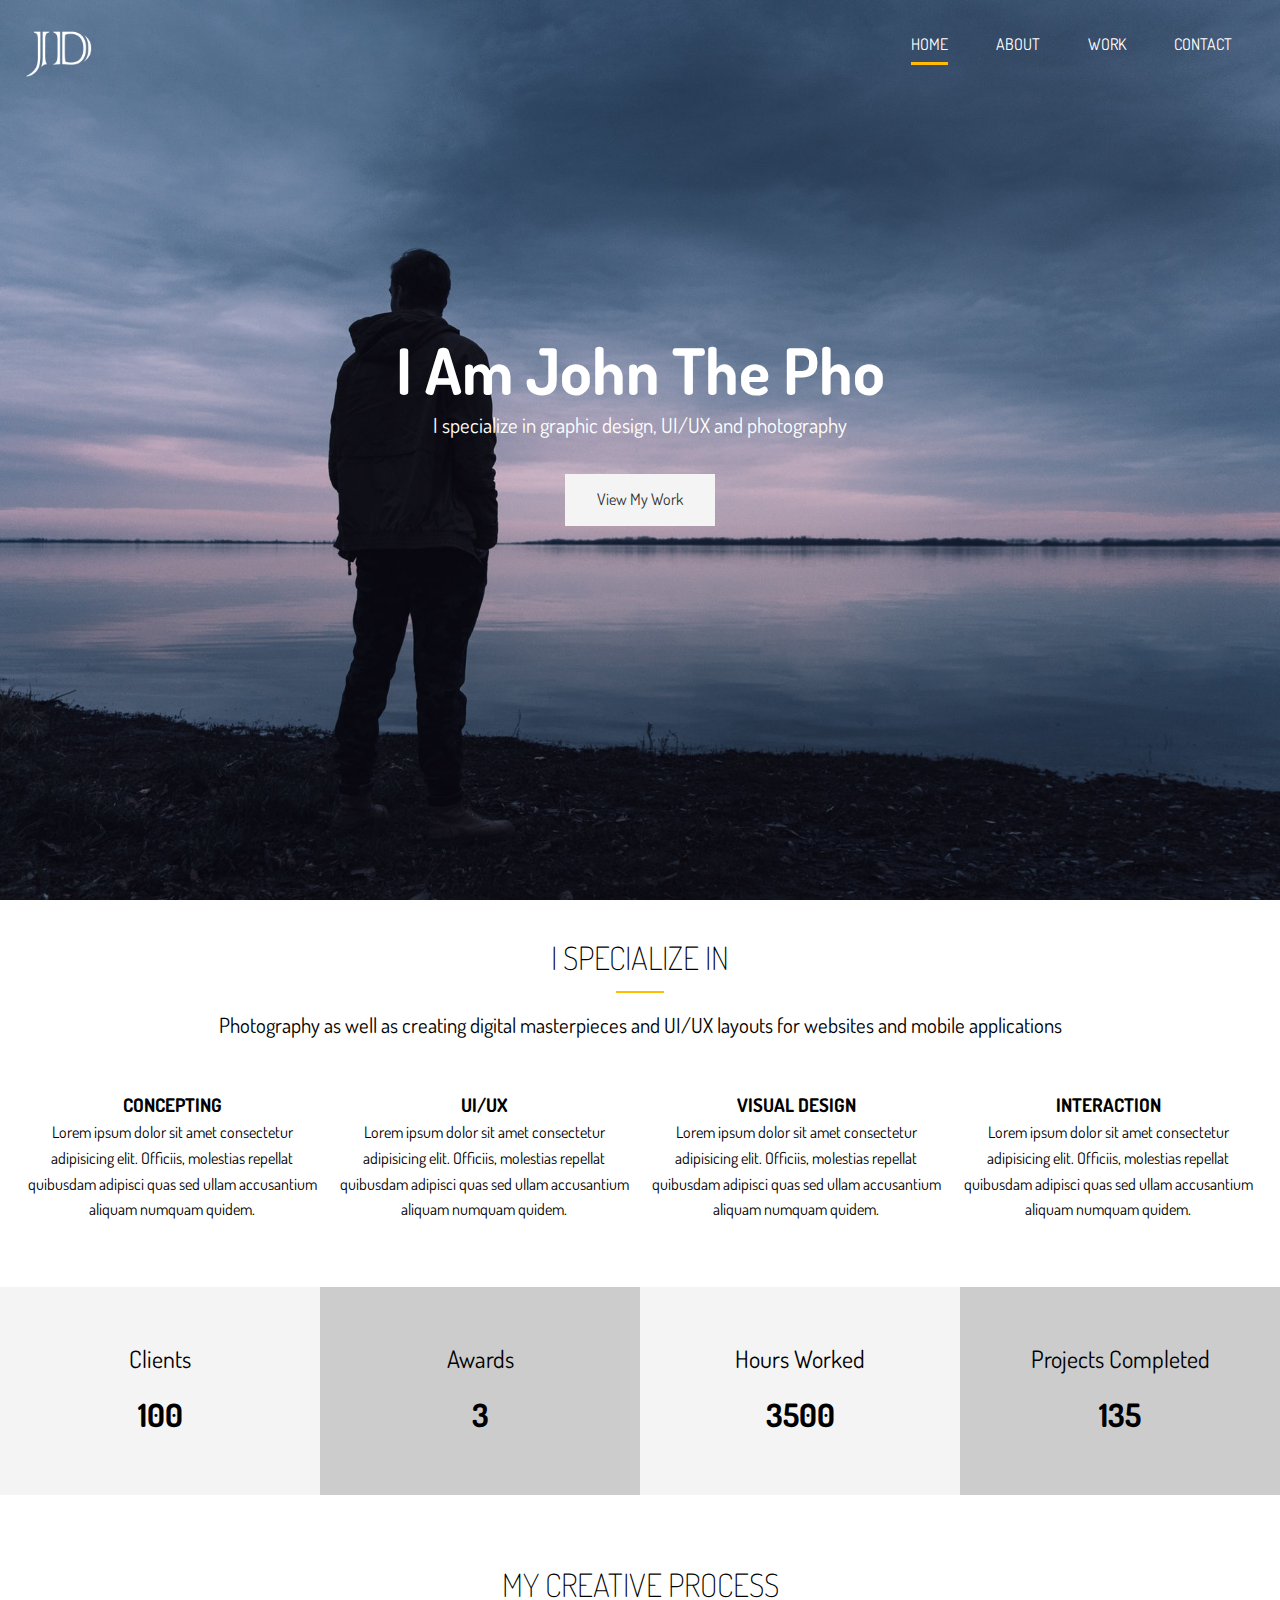
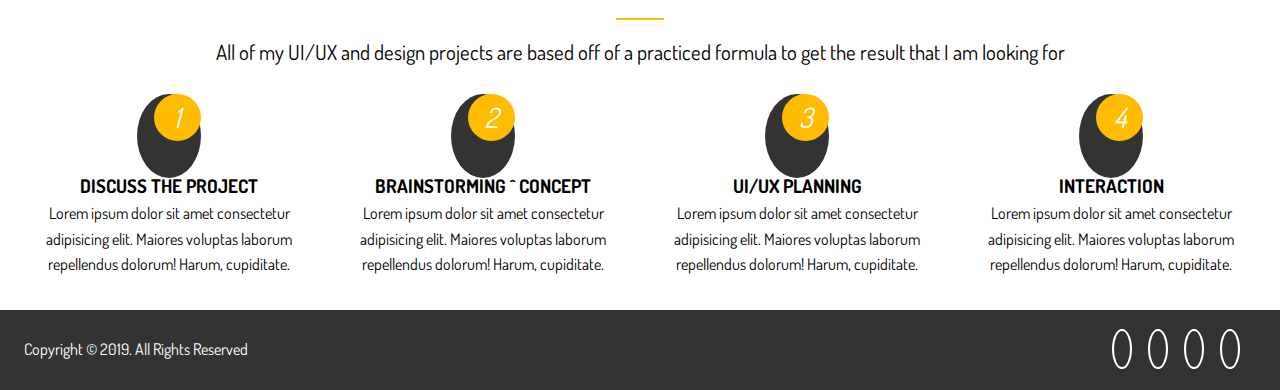
<file: ux-ui website!/dist/index.html>
<!DOCTYPE html>
<html lang="en">
  <head>
    <meta charset="UTF-8" />
    <meta name="viewport" content="width=device-width, initial-scale=1.0" />
    <meta http-equiv="X-UA-Compatible" content="ie=edge" />
    <link
      rel="stylesheet"
      href="https://use.fontawesome.com/releases/v5.7.2/css/all.css"
      integrity="sha384-fnmOCqbTlWIlj8LyTjo7mOUStjsKC4pOpQbqyi7RrhN7udi9RwhKkMHpvLbHG9Sr"
      crossorigin="anonymous"
    />
    <link
      href="https://fonts.googleapis.com/css?family=Dosis"
      rel="stylesheet"
    />
    <link rel="stylesheet" href="css/main.css" />
    <title>John Doe | UI/UX Designer & Photographer</title>
  </head>
  <body>
    <!-- Header -->
    <header id="header-home">
      <div class="container">
        <nav id="main-nav">
          <img src="img/logo.png" alt="My Portfolio" id="logo" />
          <ul>
            <li><a href="index.html" class="current">Home</a></li>
            <li><a href="about.html">About</a></li>
            <li><a href="work.html">Work</a></li>
            <li><a href="contact.html">Contact</a></li>
          </ul>
        </nav>
        <div class="header-content">
          <h1>
            I Am John The
            <span
              class="txt-type"
              data-wait="3000"
              data-words='["Photographer", "Designer", "UI/UX Dev"]'
            ></span>
          </h1>
          <p class="lead">
            I specialize in graphic design, UI/UX and photography
          </p>
          <a href="work.html" class="btn-light">View My Work</a>
        </div>
      </div>
    </header>

    <!-- Section A: Specialize -->
    <section id="home-a" class="text-center py-2">
      <div class="container">
        <h2 class="section-title">I Specialize In</h2>
        <div class="bottom-line"></div>
        <p class="lead">
          Photography as well as creating digital masterpieces and UI/UX layouts
          for websites and mobile applications
        </p>
        <div class="specials">
          <div>
            <i class="fas fa-file-alt fa-2x"></i>
            <h3>Concepting</h3>
            <p>
              Lorem ipsum dolor sit amet consectetur adipisicing elit. Officiis,
              molestias repellat quibusdam adipisci quas sed ullam accusantium
              aliquam numquam quidem.
            </p>
          </div>
          <div>
            <i class="fas fa-desktop fa-2x"></i>
            <h3>UI/UX</h3>
            <p>
              Lorem ipsum dolor sit amet consectetur adipisicing elit. Officiis,
              molestias repellat quibusdam adipisci quas sed ullam accusantium
              aliquam numquam quidem.
            </p>
          </div>
          <div>
            <i class="fas fa-object-ungroup fa-2x"></i>
            <h3>Visual Design</h3>
            <p>
              Lorem ipsum dolor sit amet consectetur adipisicing elit. Officiis,
              molestias repellat quibusdam adipisci quas sed ullam accusantium
              aliquam numquam quidem.
            </p>
          </div>
          <div>
            <i class="fas fa-thumbs-up fa-2x"></i>
            <h3>Interaction</h3>
            <p>
              Lorem ipsum dolor sit amet consectetur adipisicing elit. Officiis,
              molestias repellat quibusdam adipisci quas sed ullam accusantium
              aliquam numquam quidem.
            </p>
          </div>
        </div>
      </div>
    </section>

    <!-- Section B: Stats -->
    <section id="home-b" class="text-center py-2">
      <div class="stats">
        <div>
          <ul>
            <li><i class="fas fa-users fa-3x"></i></li>
            <li class="stats-title">Clients</li>
            <li class="stats-number">100</li>
          </ul>
        </div>
        <div>
          <ul>
            <li><i class="fas fa-award fa-3x"></i></li>
            <li class="stats-title">Awards</li>
            <li class="stats-number">3</li>
          </ul>
        </div>
        <div>
          <ul>
            <li><i class="fas fa-hourglass-start fa-3x"></i></li>
            <li class="stats-title">Hours Worked</li>
            <li class="stats-number">3500</li>
          </ul>
        </div>
        <div>
          <ul>
            <li><i class="fas fa-code-branch fa-3x"></i></li>
            <li class="stats-title">Projects Completed</li>
            <li class="stats-number">135</li>
          </ul>
        </div>
      </div>
    </section>

    <!-- Section C: Process -->
    <section id="home-c" class="text-center py-2">
      <div class="container">
        <h2 class="section-title">
          My Creative Process
        </h2>
        <div class="bottom-line"></div>
        <p class="lead">
          All of my UI/UX and design projects are based off of a practiced
          formula to get the result that I am looking for
        </p>
        <div class="process">
          <div>
            <i class="fas fa-file-alt fa-4x process-icon my-2">
              <div class="process-step">1</div>
            </i>
            <h3>Discuss The Project</h3>
            <p>
              Lorem ipsum dolor sit amet consectetur adipisicing elit. Maiores
              voluptas laborum repellendus dolorum! Harum, cupiditate.
            </p>
          </div>
          <div>
            <i class="fas fa-desktop fa-4x process-icon my-2">
              <div class="process-step">2</div>
            </i>
            <h3>Brainstorming ^ Concept</h3>
            <p>
              Lorem ipsum dolor sit amet consectetur adipisicing elit. Maiores
              voluptas laborum repellendus dolorum! Harum, cupiditate.
            </p>
          </div>
          <div>
            <i class="fas fa-object-ungroup fa-4x process-icon my-2">
              <div class="process-step">3</div>
            </i>
            <h3>UI/UX Planning</h3>
            <p>
              Lorem ipsum dolor sit amet consectetur adipisicing elit. Maiores
              voluptas laborum repellendus dolorum! Harum, cupiditate.
            </p>
          </div>
          <div>
            <i class="fas fa-thumbs-up fa-4x process-icon my-2">
              <div class="process-step">4</div>
            </i>
            <h3>Interaction</h3>
            <p>
              Lorem ipsum dolor sit amet consectetur adipisicing elit. Maiores
              voluptas laborum repellendus dolorum! Harum, cupiditate.
            </p>
          </div>
        </div>
      </div>
    </section>

    <!-- Footer -->
    <footer id="main-footer">
      <div class="footer-content container">
        <p>Copyright &copy; 2019. All Rights Reserved</p>
        <div class="social">
          <i class="fab fa-twitter"></i>
          <i class="fab fa-facebook"></i>
          <i class="fab fa-instagram"></i>
          <i class="fab fa-linkedin"></i>
        </div>
      </div>
    </footer>

    <!-- Type Effect Tutorial: https://www.youtube.com/watch?v=POX3dT-pB4E -->
    <script src="js/typewriter.js"></script>
  </body>
</html>
</file>
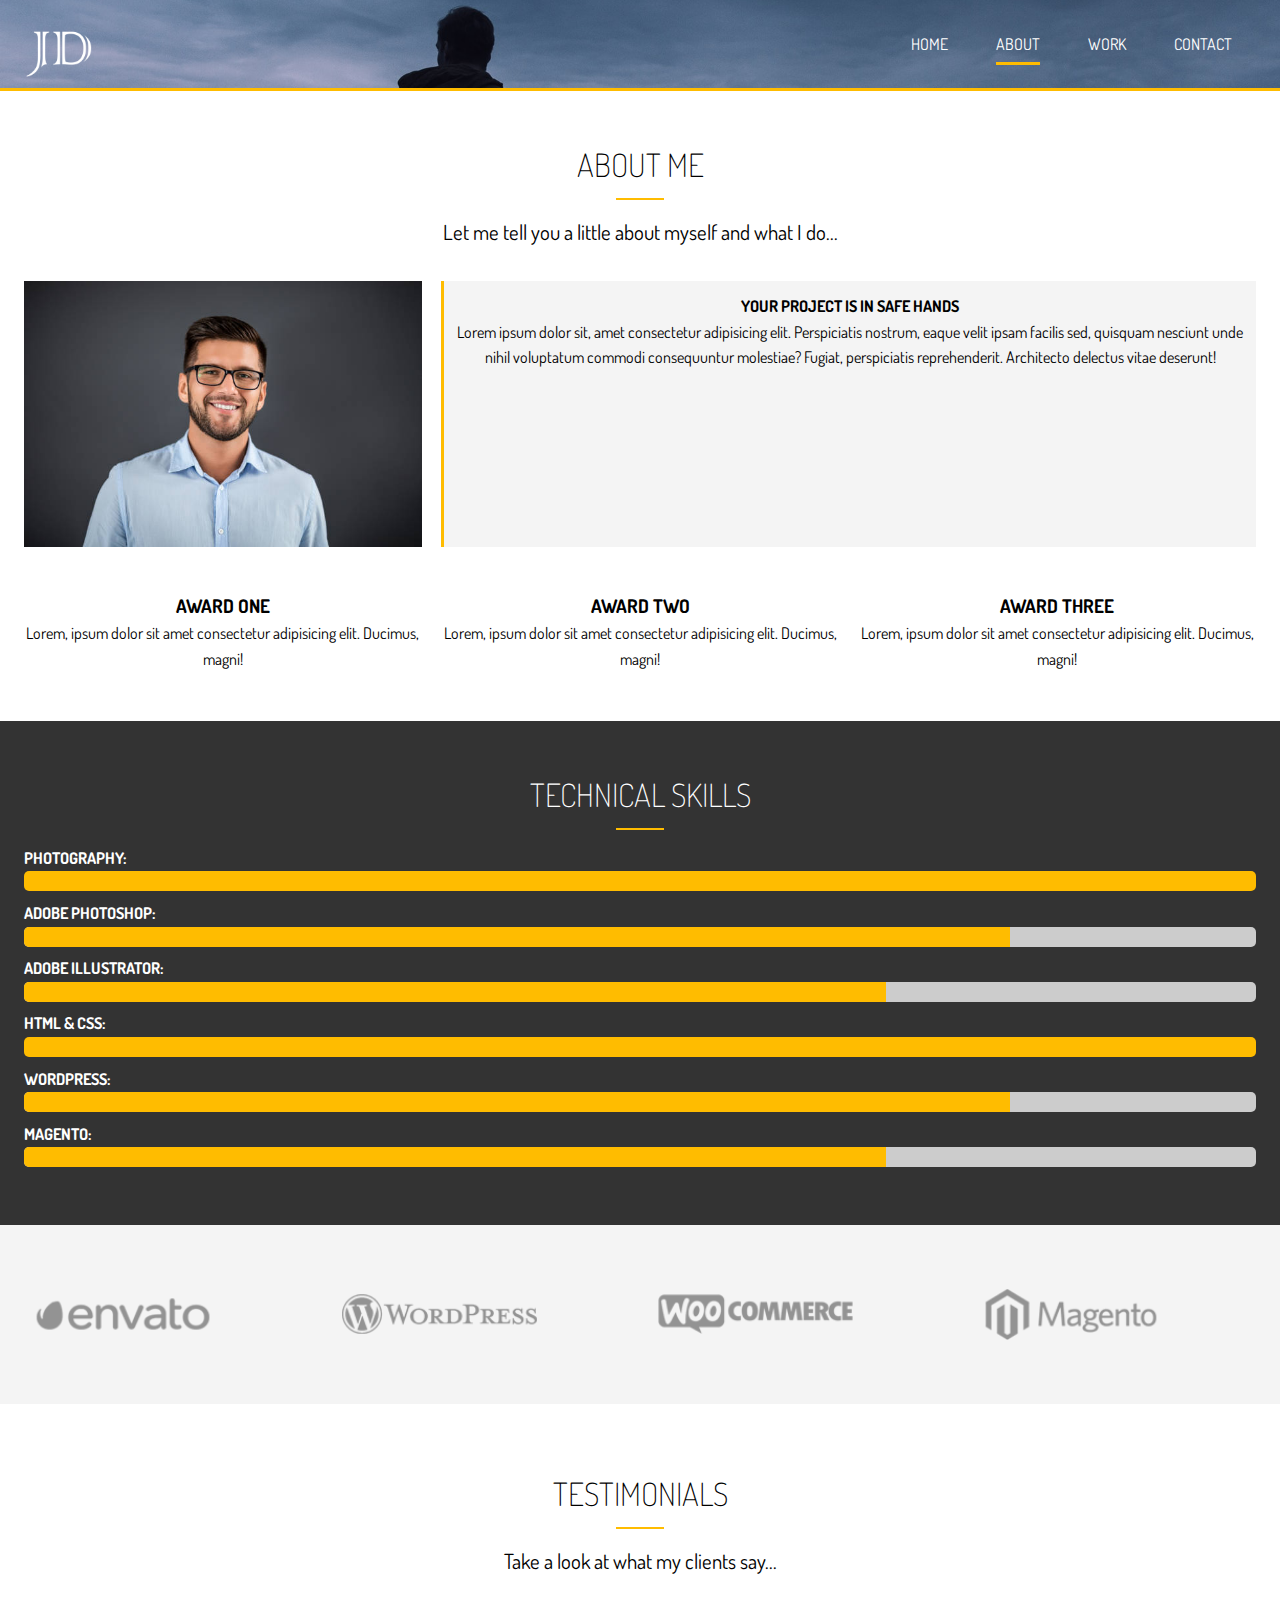
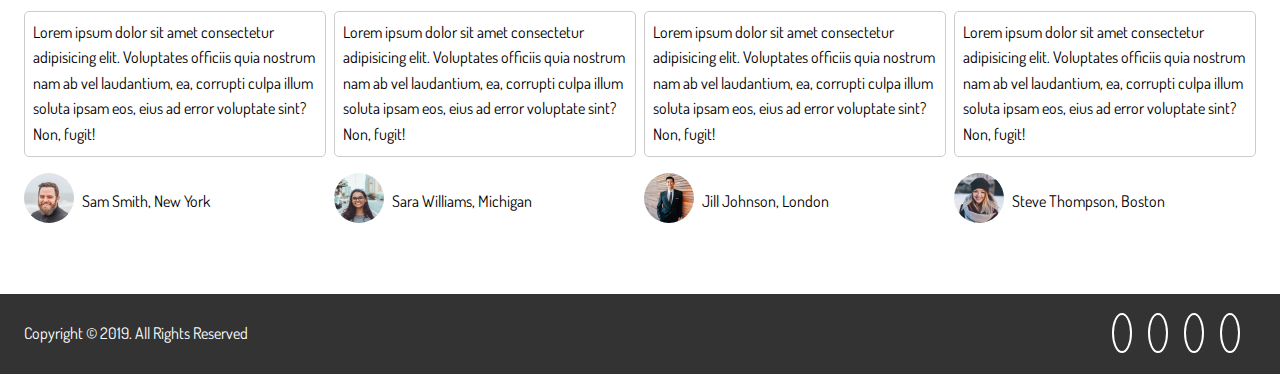
<file: ux-ui website!/dist/about.html>
<!DOCTYPE html>
<html lang="en">
  <head>
    <meta charset="UTF-8" />
    <meta name="viewport" content="width=device-width, initial-scale=1.0" />
    <meta http-equiv="X-UA-Compatible" content="ie=edge" />
    <link
      rel="stylesheet"
      href="https://use.fontawesome.com/releases/v5.7.2/css/all.css"
      integrity="sha384-fnmOCqbTlWIlj8LyTjo7mOUStjsKC4pOpQbqyi7RrhN7udi9RwhKkMHpvLbHG9Sr"
      crossorigin="anonymous"
    />
    <link
      href="https://fonts.googleapis.com/css?family=Dosis"
      rel="stylesheet"
    />
    <link rel="stylesheet" href="css/main.css" />
    <title>About Me | UI/UX Designer & Photographer</title>
  </head>
  <body>
    <!-- Header -->
    <header id="header-inner">
      <div class="container">
        <nav id="main-nav">
          <img src="img/logo.png" alt="My Portfolio" id="logo" />
          <ul>
            <li><a href="index.html">Home</a></li>
            <li><a href="about.html" class="current">About</a></li>
            <li><a href="work.html">Work</a></li>
            <li><a href="contact.html">Contact</a></li>
          </ul>
        </nav>
      </div>
    </header>

    <!-- Section A: Info -->
    <section id="about-a" class="text-center py-3">
      <div class="container">
        <h2 class="section-title">About Me</h2>
        <div class="bottom-line"></div>
        <p class="lead">
          Let me tell you a little about myself and what I do...
        </p>
        <div class="about-info">
          <img src="img/about.jpg" alt="" class="bio-image" />
          <div class="bio bg-light">
            <h4>Your Project Is In Safe Hands</h4>
            <p>
              Lorem ipsum dolor sit, amet consectetur adipisicing elit.
              Perspiciatis nostrum, eaque velit ipsam facilis sed, quisquam
              nesciunt unde nihil voluptatum commodi consequuntur molestiae?
              Fugiat, perspiciatis reprehenderit. Architecto delectus vitae
              deserunt!
            </p>
          </div>
          <div class="award-1">
            <i class="fas fa-award fa-3x"></i>
            <h3>Award One</h3>
            <p>
              Lorem, ipsum dolor sit amet consectetur adipisicing elit. Ducimus,
              magni!
            </p>
          </div>
          <div class="award-2">
            <i class="fas fa-award fa-3x"></i>
            <h3>Award Two</h3>
            <p>
              Lorem, ipsum dolor sit amet consectetur adipisicing elit. Ducimus,
              magni!
            </p>
          </div>
          <div class="award-3">
            <i class="fas fa-award fa-3x"></i>
            <h3>Award Three</h3>
            <p>
              Lorem, ipsum dolor sit amet consectetur adipisicing elit. Ducimus,
              magni!
            </p>
          </div>
        </div>
      </div>
    </section>

    <!-- Section B: Progress Bars -->
    <section id="about-b" class="bg-dark py-3">
      <div class="container">
        <h2 class="section-title">Technical Skills</h2>
        <div class="bottom-line"></div>
        <h4>Photography:</h4>
        <div class="progress">
          <div style="width:100%"></div>
        </div>
        <h4>Adobe Photoshop:</h4>
        <div class="progress">
          <div style="width:80%"></div>
        </div>
        <h4>Adobe Illustrator:</h4>
        <div class="progress">
          <div style="width:70%"></div>
        </div>
        <h4>HTML & CSS:</h4>
        <div class="progress">
          <div style="width:100%"></div>
        </div>
        <h4>Wordpress:</h4>
        <div class="progress">
          <div style="width:80%"></div>
        </div>
        <h4>Magento:</h4>
        <div class="progress">
          <div style="width:70%"></div>
        </div>
      </div>
    </section>

    <!-- Section C: Logos -->
    <section id="about-c" class="py-4 bg-light">
      <div class="container">
        <div class="about-logos">
          <img src="img/about-logos/logo-envato.png" alt="" />
          <img src="img/about-logos/logo-wordpress.png" alt="" />
          <img src="img/about-logos/logo-woocommerce.png" alt="" />
          <img src="img/about-logos/logo-magento.png" alt="" />
        </div>
      </div>
    </section>

    <!-- Section D: Testimonials -->
    <section id="about-d" class="py-4">
      <div class="container">
        <h2 class="section-title">Testimonials</h2>
        <div class="bottom-line"></div>
        <p class="lead text-center">Take a look at what my clients say...</p>
        <div class="testimonials">
          <div>
            <p>
              Lorem ipsum dolor sit amet consectetur adipisicing elit.
              Voluptates officiis quia nostrum nam ab vel laudantium, ea,
              corrupti culpa illum soluta ipsam eos, eius ad error voluptate
              sint? Non, fugit!
            </p>
            <ul>
              <li><img src="img/testimonials//person1.jpg" alt="" /></li>
              <li>Sam Smith, New York</li>
            </ul>
          </div>
          <div>
            <p>
              Lorem ipsum dolor sit amet consectetur adipisicing elit.
              Voluptates officiis quia nostrum nam ab vel laudantium, ea,
              corrupti culpa illum soluta ipsam eos, eius ad error voluptate
              sint? Non, fugit!
            </p>
            <ul>
              <li><img src="img/testimonials//person2.jpg" alt="" /></li>
              <li>Sara Williams, Michigan</li>
            </ul>
          </div>
          <div>
            <p>
              Lorem ipsum dolor sit amet consectetur adipisicing elit.
              Voluptates officiis quia nostrum nam ab vel laudantium, ea,
              corrupti culpa illum soluta ipsam eos, eius ad error voluptate
              sint? Non, fugit!
            </p>
            <ul>
              <li><img src="img/testimonials//person3.jpg" alt="" /></li>
              <li>Jill Johnson, London</li>
            </ul>
          </div>
          <div>
            <p>
              Lorem ipsum dolor sit amet consectetur adipisicing elit.
              Voluptates officiis quia nostrum nam ab vel laudantium, ea,
              corrupti culpa illum soluta ipsam eos, eius ad error voluptate
              sint? Non, fugit!
            </p>
            <ul>
              <li><img src="img/testimonials//person4.jpg" alt="" /></li>
              <li>Steve Thompson, Boston</li>
            </ul>
          </div>
        </div>
      </div>
    </section>

    <!-- Footer -->
    <footer id="main-footer">
      <div class="footer-content container">
        <p>Copyright &copy; 2019. All Rights Reserved</p>
        <div class="social">
          <i class="fab fa-twitter"></i>
          <i class="fab fa-facebook"></i>
          <i class="fab fa-instagram"></i>
          <i class="fab fa-linkedin"></i>
        </div>
      </div>
    </footer>
  </body>
</html>
</file>
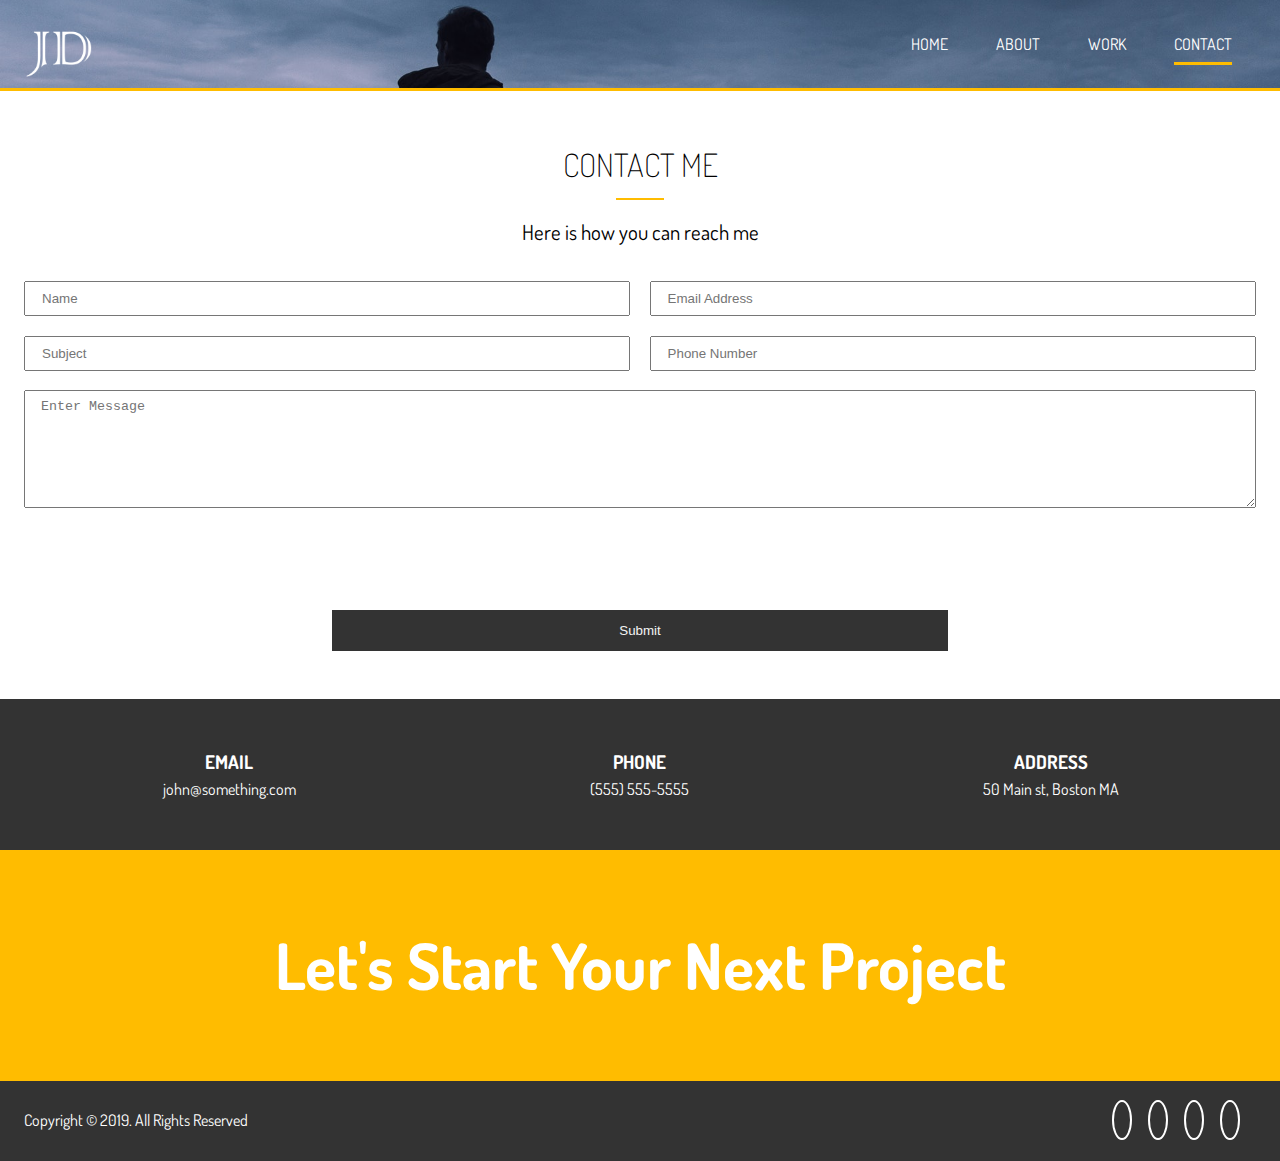
<file: ux-ui website!/dist/contact.html>
<!DOCTYPE html>
<html lang="en">
  <head>
    <meta charset="UTF-8" />
    <meta name="viewport" content="width=device-width, initial-scale=1.0" />
    <meta http-equiv="X-UA-Compatible" content="ie=edge" />
    <link
      rel="stylesheet"
      href="https://use.fontawesome.com/releases/v5.7.2/css/all.css"
      integrity="sha384-fnmOCqbTlWIlj8LyTjo7mOUStjsKC4pOpQbqyi7RrhN7udi9RwhKkMHpvLbHG9Sr"
      crossorigin="anonymous"
    />
    <link
      href="https://fonts.googleapis.com/css?family=Dosis"
      rel="stylesheet"
    />
    <link rel="stylesheet" href="css/main.css" />
    <title>Contact Me | UI/UX Designer & Photographer</title>
  </head>
  <body>
    <!-- Header -->
    <header id="header-inner">
      <div class="container">
        <nav id="main-nav">
          <img src="img/logo.png" alt="My Portfolio" id="logo" />
          <ul>
            <li><a href="index.html">Home</a></li>
            <li><a href="about.html">About</a></li>
            <li><a href="work.html">Work</a></li>
            <li><a href="contact.html" class="current">Contact</a></li>
          </ul>
        </nav>
      </div>
    </header>

    <!-- Section A: Contact Form -->
    <section id="contact-a" class="text-center py-3">
      <div class="container">
        <h2 class="section-title">Contact Me</h2>
        <div class="bottom-line"></div>
        <p class="lead">Here is how you can reach me</p>
        <form method="POST" data-netlify="true" data-netlify-recaptcha="true">
          <div class="text-fields">
            <input
              type="text"
              class="text-input name-input"
              placeholder="Name"
              name="name"
            />
            <input
              type="text"
              class="text-input subject-input"
              placeholder="Subject"
              name="subject"
            />
            <input
              type="email"
              class="text-input email-input"
              placeholder="Email Address"
              name="email"
            />
            <input
              type="text"
              class="text-input phone-input"
              placeholder="Phone Number"
              name="phone"
            />
            <textarea
              class="text-input message-input"
              placeholder="Enter Message"
              name="message"
            ></textarea>
            <div class="my-2">
              <div data-netlify-recaptcha="true"></div>
            </div>
          </div>
          <button type="submit" class="btn-dark">Submit</button>
        </form>
      </div>
    </section>

    <!-- Section B: Contact Info -->
    <section id="contact-b" class="py-3 bg-dark">
      <div class="container">
        <div class="contact-info">
          <div>
            <i class="fas fa-envelope fa-2x"></i>
            <h3>Email</h3>
            <p>john@something.com</p>
          </div>
          <div>
            <i class="fas fa-phone fa-2x"></i>
            <h3>Phone</h3>
            <p>(555) 555-5555</p>
          </div>
          <div>
            <i class="fas fa-address-card fa-2x"></i>
            <h3>Address</h3>
            <p>50 Main st, Boston MA</p>
          </div>
        </div>
      </div>
    </section>

    <!-- Section C: Tagline -->
    <section id="contact-c" class="bg-main py-4">
      <div class="container">
        <h1>Let's Start Your Next Project</h1>
      </div>
    </section>

    <!-- Footer -->
    <footer id="main-footer">
      <div class="footer-content container">
        <p>Copyright &copy; 2019. All Rights Reserved</p>
        <div class="social">
          <i class="fab fa-twitter"></i>
          <i class="fab fa-facebook"></i>
          <i class="fab fa-instagram"></i>
          <i class="fab fa-linkedin"></i>
        </div>
      </div>
    </footer>
  </body>
</html>
</file>
<file: ux-ui website!/dist/css/main.css>
.container {
  max-width: 1280px;
  padding: 0 1.5rem;
  margin: auto;
  overflow: hidden; }

.btn-main, .btn-light, .btn-dark {
  display: inline-block;
  padding: 0.8rem 2rem;
  transition: all 0.5s;
  border: none;
  cursor: pointer; }

.btn-main {
  color: #333;
  background-color: #ffbc00; }

.btn-light {
  color: #333;
  background-color: #f4f4f4; }

.btn-dark {
  color: #f4f4f4;
  background-color: #333; }

button[class^='btn-']:hover,
a[class^='btn-']:hover,
input[class^='btn-']:hover {
  background-color: #ffbc00; }

.bg-main {
  background: #ffbc00;
  color: #fff; }

.bg-dark {
  background: #333;
  color: #fff; }

.bg-light {
  background: #f4f4f4;
  color: #000; }

.bg-medium {
  background: #ccc;
  color: #000; }

.lead {
  font-size: 1.3rem;
  margin-bottom: 2rem; }

.text-center {
  text-align: center; }

.py-1 {
  padding: 1rem 0; }

.py-2 {
  padding: 2rem 0; }

.py-3 {
  padding: 3rem 0; }

.py-4 {
  padding: 4rem 0; }

.my-1 {
  margin: 1rem 0; }

.my-2 {
  margin: 2rem 0; }

.my-3 {
  margin: 3rem 0; }

.my-4 {
  margin: 4rem 0; }

.section-title {
  font-size: 2rem;
  display: block;
  padding-bottom: 0.5rem;
  text-align: center;
  font-weight: 100;
  text-transform: uppercase; }

.bottom-line {
  height: 2px;
  width: 3rem;
  background: #ffbc00;
  display: block;
  margin: 0 auto 1rem auto; }

.items {
  display: grid;
  grid-template-columns: repeat(3, 1fr);
  box-shadow: 0 5px 10px 0 rgba(0, 0, 0, 0.3); }

.item {
  position: relative;
  background: #ffbc00;
  overflow: hidden; }
  .item::after {
    content: '';
    position: absolute;
    display: block;
    background: inherit;
    opacity: 0.9;
    top: 0;
    left: 0;
    width: 100%;
    height: 100%;
    transform: scale(2) translateX(-75%) translateY(-75%) rotate(-28deg);
    transition: transform 3s cubic-bezier(0.2, 1, 0.3, 1); }
  .item:hover:after {
    transform: scale(2) translateX(0) translateY(0) rotate(-28deg); }
  .item:hover .item-image {
    transform: scale(1.2); }
  .item:hover .item-text {
    opacity: 1;
    transform: translateY(0); }
  .item-image {
    height: auto;
    transform: translateZ(0);
    display: block;
    transition: transform 750ms cubic-bezier(0.2, 1, 0.3, 1); }
  .item-image:before {
    content: '';
    display: block;
    padding-top: 75%;
    overflow: hidden; }
  .item-image img {
    position: absolute;
    top: 0;
    left: 0;
    width: 100%;
    height: auto;
    line-height: 0; }
  .item-text {
    position: absolute;
    top: 0;
    left: 0;
    bottom: 0;
    right: 0;
    opacity: 0;
    text-align: center;
    z-index: 1;
    color: #fff;
    transform: translateY(-20%);
    transition: opacity 500ms cubic-bezier(0.2, 1, 0.3, 1), transform 500ms cubic-bezier(0.2, 1, 0.3, 1);
    transition-delay: 300ms; }
  .item-text-wrap {
    position: absolute;
    width: 100%;
    top: 50%;
    transform: translateY(-50%); }
  .item-text-title {
    font-size: 2rem;
    padding: 0 1rem;
    margin: 5px 0 0 0; }
  .item-text-category {
    text-transform: uppercase;
    font-size: 1.2rem;
    opacity: 0.7;
    margin: 0; }

* {
  margin: 0;
  padding: 0; }

body {
  font-family: 'Dosis', sans-serif;
  line-height: 1.6;
  background: #fff; }

a {
  text-decoration: none;
  color: #333; }

ul {
  list-style: none; }

h2,
h3,
h4 {
  text-transform: uppercase; }

img {
  width: 100%; }

#logo {
  width: 70px;
  height: 70px;
  color: #fff;
  text-transform: uppercase; }

#main-nav {
  display: flex;
  justify-content: space-between;
  padding-top: 1rem; }
  #main-nav ul {
    display: flex; }
  #main-nav li {
    padding: 1rem 1.5rem; }
  #main-nav a {
    text-decoration: none;
    color: #fff;
    text-transform: uppercase;
    border-bottom: 3px transparent solid;
    padding-bottom: 0.5rem;
    transition: border-color 0.5s; }
    #main-nav a:hover {
      border-color: #ccc; }
    #main-nav a.current {
      border-color: #ffbc00; }

#header-home {
  background: url("../img/showcase.jpg") no-repeat center right/cover;
  height: 100vh;
  color: #fff; }
  #header-home .header-content {
    text-align: center;
    padding-top: 20%; }
    #header-home .header-content h1 {
      font-size: 4rem;
      line-height: 1.2; }

#header-inner {
  background: url("../img/showcase.jpg") no-repeat 20% 30%/cover;
  height: 5.5rem;
  border-bottom: 3px solid #ffbc00; }

#home-a .specials {
  margin-top: 3rem;
  display: grid;
  grid-gap: 1rem;
  grid-template-columns: repeat(4, 1fr); }
  #home-a .specials .fas {
    color: #ffbc00;
    padding-bottom: 0.4rem; }

#home-b .stats {
  display: grid;
  grid-template-columns: repeat(4, 1fr); }
  #home-b .stats li {
    line-height: 2; }
    #home-b .stats li.stats-title {
      font-size: 1.5rem; }
    #home-b .stats li.stats-number {
      font-size: 2rem;
      font-weight: bold; }
  #home-b .stats div {
    padding: 3rem 0; }
    #home-b .stats div:nth-child(odd) {
      background: #f4f4f4; }
    #home-b .stats div:nth-child(even) {
      background: #ccc; }

#home-c .process {
  display: grid;
  grid-template-columns: repeat(4, 1fr);
  grid-gap: 1.5rem;
  text-align: center; }
  #home-c .process-step {
    position: absolute;
    top: 0;
    right: 0;
    font-size: 28px;
    background: #ffbc00;
    color: #fff;
    border-radius: 50%;
    height: 15px;
    width: 15px;
    line-height: 15px;
    padding: 1rem;
    transition: all 1s; }
  #home-c .process-icon {
    border-radius: 50%;
    background: #333;
    color: #fff;
    padding: 2rem;
    width: 70px;
    height: 70px;
    line-height: 70px;
    text-align: center;
    position: relative;
    transition: all 1s; }
    #home-c .process-icon:hover {
      background: #ffbc00;
      width: 90px;
      height: 90px;
      line-height: 90px; }
      #home-c .process-icon:hover .process-step {
        background: #333;
        color: #fff; }

#about-a .about-info {
  display: grid;
  grid-template-areas: 'bioimage bio bio' 'aw1 aw2 aw3';
  grid-gap: 1.2rem; }

#about-a .bio-image {
  grid-area: bioimage; }

#about-a .bio {
  grid-area: bio;
  border-left: 3px solid #ffbc00;
  padding: 0.8rem; }

#about-a .award-1 {
  grid-area: aw1; }

#about-a .award-2 {
  grid-area: aw2; }

#about-a .award-3 {
  grid-area: aw3; }

#about-a .award-1 .fas,
#about-a .award-2 .fas,
#about-a .award-3 .fas {
  color: #ffbc00;
  margin: 1rem; }

#about-b .progress {
  overflow: hidden;
  height: 20px;
  background: #ccc;
  border-radius: 5px;
  margin-bottom: 0.6rem; }
  #about-b .progress div {
    height: 100%;
    color: #fff;
    text-align: center;
    background: #ffbc00; }

#about-c .about-logos {
  display: grid;
  grid-template-columns: repeat(4, 1fr);
  grid-gap: 2rem; }
  #about-c .about-logos img {
    width: 70%; }

#about-d .testimonials {
  display: grid;
  grid-template-columns: repeat(4, 1fr);
  grid-gap: 0.5rem; }
  #about-d .testimonials ul {
    list-style: none;
    margin-top: 1rem;
    display: flex;
    align-items: center; }
  #about-d .testimonials p {
    border: 1px solid #ccc;
    border-radius: 5px;
    padding: 0.5rem; }
  #about-d .testimonials img {
    width: 50px;
    height: 50px;
    border-radius: 50%;
    margin-right: 0.5rem; }

#contact-a .text-fields {
  display: grid;
  grid-template-areas: 'name email' 'subject phone' 'message message';
  grid-gap: 1.2rem;
  margin-bottom: 1.2rem; }
  #contact-a .text-fields .name-input {
    grid-area: name; }
  #contact-a .text-fields .subject-input {
    grid-area: subject; }
  #contact-a .text-fields .email-input {
    grid-area: email; }
  #contact-a .text-fields .phone-input {
    grid-area: phone; }
  #contact-a .text-fields .message-input {
    grid-area: message;
    height: 100px; }
  #contact-a .text-fields .text-input {
    padding: 0.5rem 1rem; }

#contact-a button[type='submit'] {
  width: 50%; }

#contact-b .contact-info {
  display: grid;
  grid-template-columns: repeat(3, 1fr);
  text-align: center; }

#contact-c h1 {
  text-align: center;
  font-size: 4rem; }

#main-footer {
  background: #333;
  color: #fff;
  height: 5rem; }
  #main-footer .footer-content {
    display: flex;
    justify-content: space-between;
    height: 5rem;
    align-items: center; }
    #main-footer .footer-content .social .fab {
      margin-right: 1rem;
      border: 2px #fff solid;
      border-radius: 50%;
      height: 20px;
      width: 20px;
      line-height: 20px;
      text-align: center;
      padding: 0.5rem; }
      #main-footer .footer-content .social .fab:hover {
        background: #ffbc00; }

@media (max-width: 800px) {
  #header-home {
    height: 30rem; }
    #header-home .header-content {
      padding-top: 5rem; } }

@media (max-width: 500px) {
  #main-nav {
    flex-direction: column;
    align-items: center; }
    #main-nav li {
      padding: 1rem; }
  #header-home {
    height: 10rem;
    border-bottom: 3px solid #ffbc00;
    background-position: 20% 30%; }
    #header-home .header-content {
      display: none; }
  #header-inner {
    height: 10rem; }
  #home-a .specials,
  #home-b .stats,
  #home-c .process,
  #about-d .testimonials,
  #contact-b .contact-info,
  .items {
    grid-template-columns: 1fr; }
  #home-a .specials div {
    border-bottom: 1px #f4f4f4 solid;
    padding-bottom: 1rem; }
    #home-a .specials div:last-child {
      border: none;
      padding-bottom: 0; }
  #home-b .stats div {
    padding: 2rem 0 1rem 0; }
  #about-a .about-info {
    grid-template-areas: 'bioimage' 'bio' 'aw1' 'aw2' 'aw3'; }
  #about-c {
    display: none; }
  #contact-a .text-fields {
    grid-template-areas: 'name' 'subject' 'email' 'phone' 'message'; }
  #contact-b div {
    margin-bottom: 1rem;
    padding-bottom: 1rem;
    border-bottom: 1px #555 solid; }
    #contact-b div:last-child {
      border: none;
      margin-bottom: 0;
      padding-bottom: 0; }
  #contact-c h1 {
    font-size: 2rem; }
  #main-footer {
    height: 7rem; }
    #main-footer .footer-content {
      flex-direction: column;
      padding: 1rem;
      height: 5rem; } }

@media (max-height: 580px) {
  #header-home .header-content {
    padding-top: 3rem; } }

@media (max-height: 330px) {
  #header-home .header-content h1 {
    font-size: 2rem; } }
</file>
